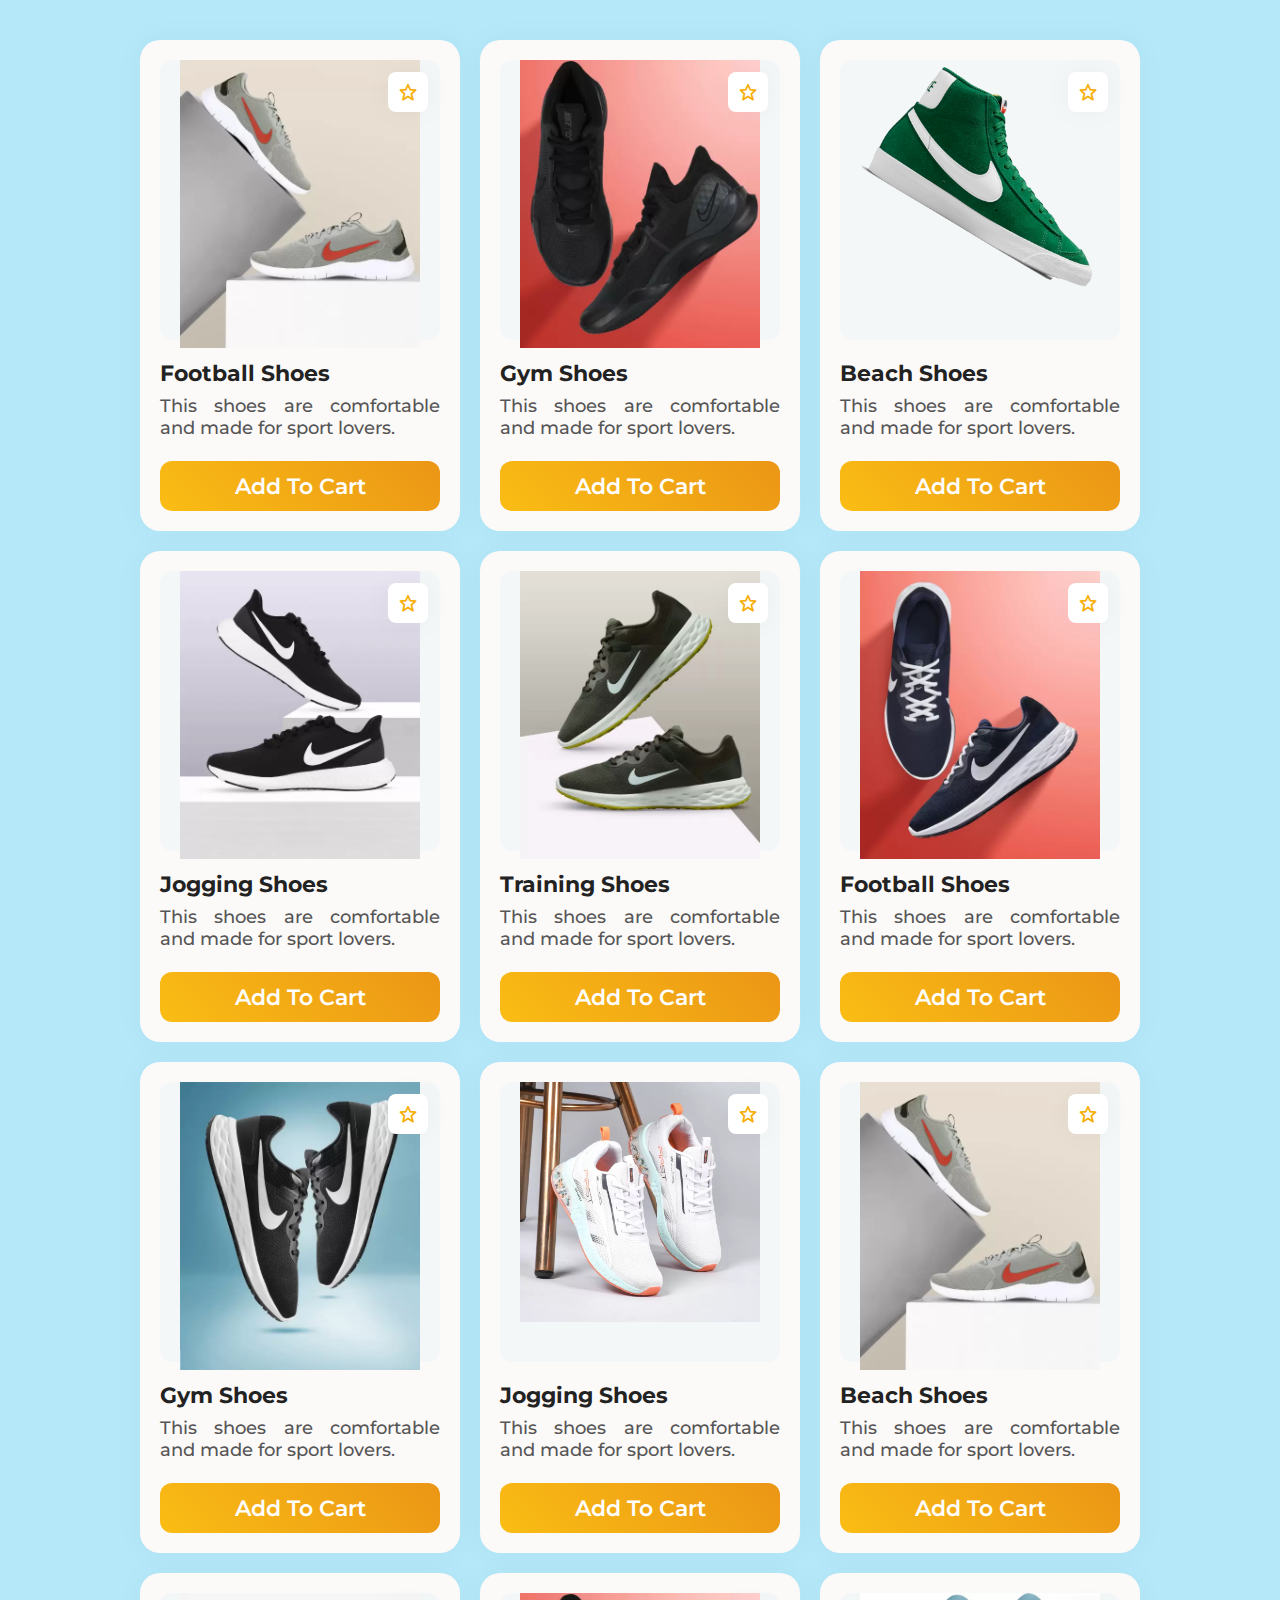
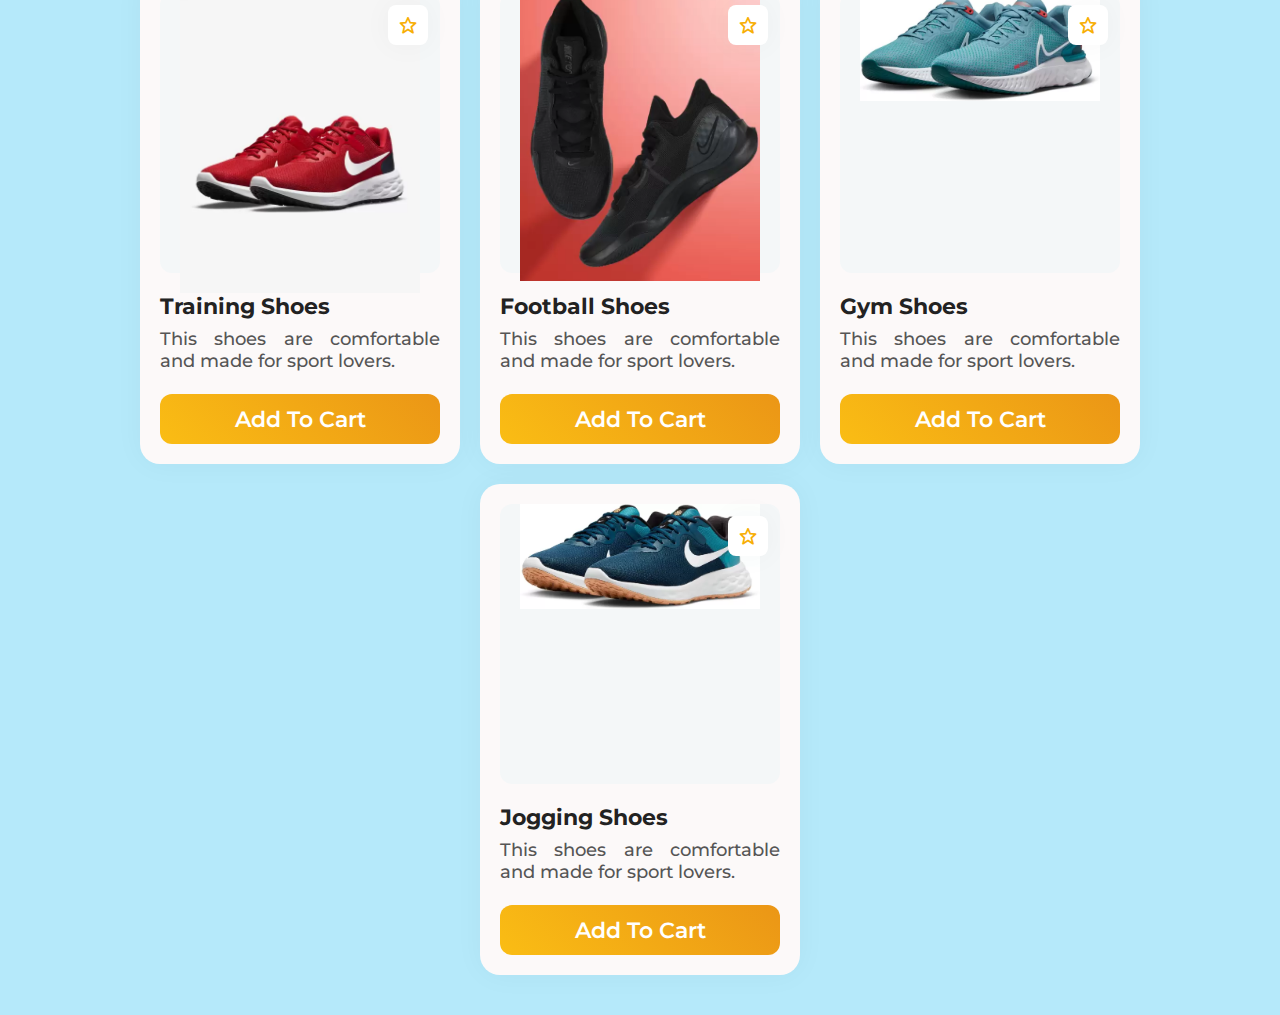
<file: product.html>
<!DOCTYPE html>
<html lang="en">

<head>
    <link rel="shortcut icon" type="image/jpg" href="./img/logo.png"/>

    <title>Shoes</title>
    <meta name="viewport" content="width=device-width, initial-scale=1.0">

    <!-- BoxIcons v2.1.2 -->
    <link href="https://unpkg.com/boxicons@2.1.2/css/boxicons.min.css" rel="stylesheet">

    <!-- Montserrat Font -->
    <link href="https://fonts.googleapis.com/css2?family=Montserrat:wght@300;400;500;600;700;800&display=swap" rel="stylesheet">

    <!-- CSS File -->
    <link rel="stylesheet" href="html.css">

</head>

<body>

    

    <div class="container">
     
        
        <div class="card">
            <div class="card-image">
                <img src="./img/b10.webp" alt="...">
                <i class="bx bx-star"></i>
            </div>
            <div class="card-content">
                <h3>Football Shoes</h3>
                <p>This shoes are comfortable and made for sport lovers.</p>
                <button class="add-to-cart">
                    Add To Cart
                </button>
            </div>
        </div>
    
        <div class="card">
            <div class="card-image">
                <img src="./img/b12.webp" alt="...">
                <i class="bx bx-star"></i>
            </div>
            <div class="card-content">
                <h3>Gym Shoes</h3>
                <p>This shoes are comfortable and made for sport lovers.</p>
                <button class="add-to-cart">
                    Add To Cart
                </button>
            </div>
        </div>
    
        
        <div class="card">
            <div class="card-image">
                <img src="./img/blazer2.png" alt="...">
                <i class="bx bx-star"></i>
            </div>
            <div class="card-content">
                <h3>Beach Shoes</h3>
                <p>This shoes are comfortable and made for sport lovers.</p>
                <button class="add-to-cart">
                    Add To Cart
                </button>
            </div>
        </div>

        <div class="card">
            <div class="card-image">
                <img src="./img/b4.webp" alt="...">
                <i class="bx bx-star"></i>
            </div>
            <div class="card-content">
                <h3>Jogging Shoes</h3>
                <p>This shoes are comfortable and made for sport lovers.</p>
                <button class="add-to-cart">
                    Add To Cart
                </button>
            </div>
        </div>

        <div class="card">
            <div class="card-image">
                <img src="./img/b6.webp" alt="...">
                <i class="bx bx-star"></i>
            </div>
            <div class="card-content">
                <h3>Training Shoes</h3>
                <p>This shoes are comfortable and made for sport lovers.</p>
                <button class="add-to-cart">
                    Add To Cart
                </button>
            </div>
        </div> 
        
        <div class="card">
            <div class="card-image">
                <img src="./img/b7.webp" alt="...">
                <i class="bx bx-star"></i>
            </div>
            <div class="card-content">
                <h3>Football Shoes</h3>
                <p>This shoes are comfortable and made for sport lovers.</p>
                <button class="add-to-cart">
                    Add To Cart
                </button>
            </div>
        </div>
    
        <div class="card">
            <div class="card-image">
                <img src="./img/b2.webp" alt="...">
                <i class="bx bx-star"></i>
            </div>
            <div class="card-content">
                <h3>Gym Shoes</h3>
                <p>This shoes are comfortable and made for sport lovers.</p>
                <button class="add-to-cart">
                    Add To Cart
                </button>
            </div>
        </div>
    
        <div class="card">
            <div class="card-image">
                <img src="./img/b9.webp" alt="...">
                <i class="bx bx-star"></i>
            </div>
            <div class="card-content">
                <h3>Jogging Shoes</h3>
                <p>This shoes are comfortable and made for sport lovers.</p>
                <button class="add-to-cart">
                    Add To Cart
                </button>
            </div>
        </div>

        <div class="card">
            <div class="card-image">
                <img src="./img/b10.webp" alt="...">
                <i class="bx bx-star"></i>
            </div>
            <div class="card-content">
                <h3>Beach Shoes</h3>
                <p>This shoes are comfortable and made for sport lovers.</p>
                <button class="add-to-cart">
                    Add To Cart
                </button>
            </div>
        </div>
        <div class="card">
            <div class="card-image">
                <img src="./img/b11.webp" alt="...">
                <i class="bx bx-star"></i>
            </div>
            <div class="card-content">
                <h3>Training Shoes</h3>
                <p>This shoes are comfortable and made for sport lovers.</p>
                <button class="add-to-cart">
                    Add To Cart
                </button>
            </div>
        </div> 
        
        <div class="card">
            <div class="card-image">
                <img src="./img/b12.webp" alt="...">
                <i class="bx bx-star"></i>
            </div>
            <div class="card-content">
                <h3>Football Shoes</h3>
                <p>This shoes are comfortable and made for sport lovers.</p>
                <button class="add-to-cart">
                    Add To Cart
                </button>
            </div>
        </div>
    
        <div class="card">
            <div class="card-image">
                <img src="./img/b13.jpg" alt="...">
                <i class="bx bx-star"></i>
            </div>
            <div class="card-content">
                <h3>Gym Shoes</h3>
                <p>This shoes are comfortable and made for sport lovers.</p>
                <button class="add-to-cart">
                    Add To Cart
                </button>
            </div>
        </div>
    
        <div class="card">
            <div class="card-image">
                <img src="./img/b1.webp" alt="...">
                <i class="bx bx-star"></i>
            </div>
            <div class="card-content">
                <h3>Jogging Shoes</h3>
                <p>This shoes are comfortable and made for sport lovers.</p>
                <button class="add-to-cart">
                    Add To Cart
                </button>
            </div>
        </div>

       
            
        
    </div>

</body>

</html>
</file>
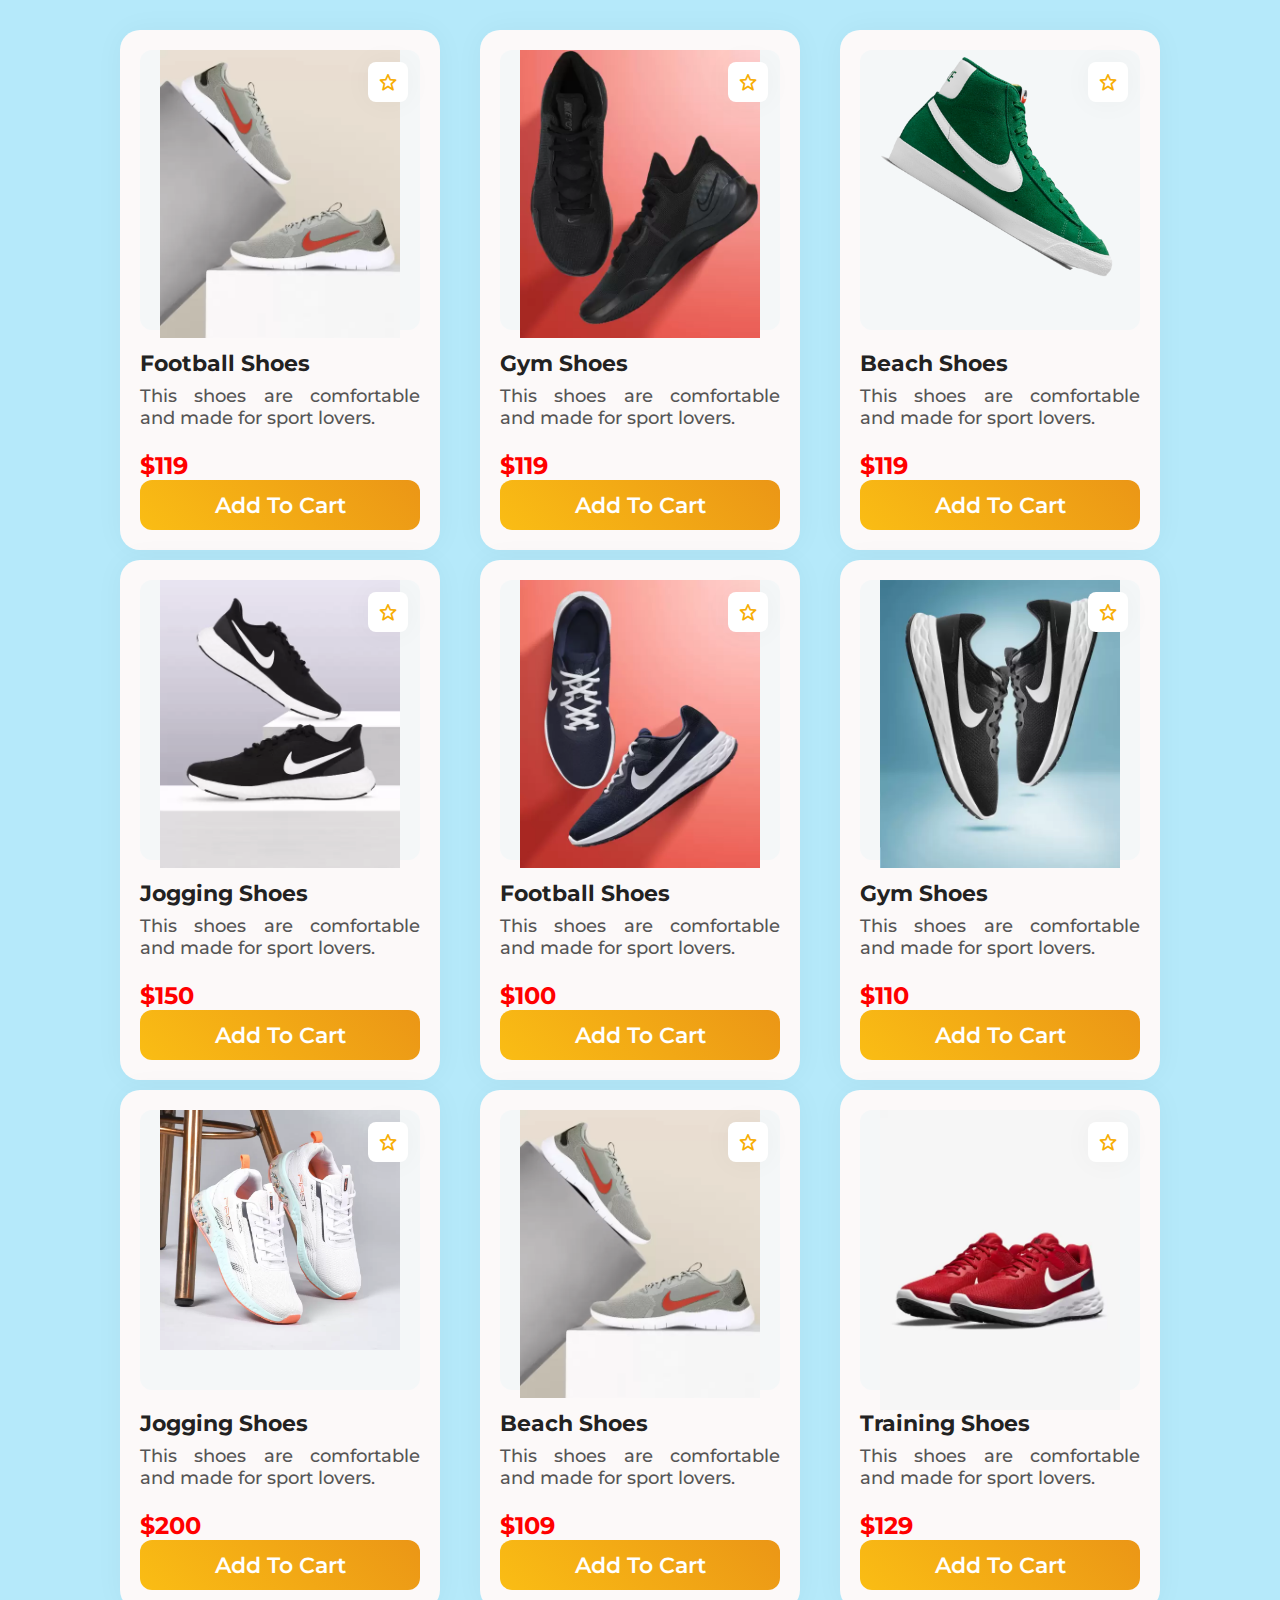
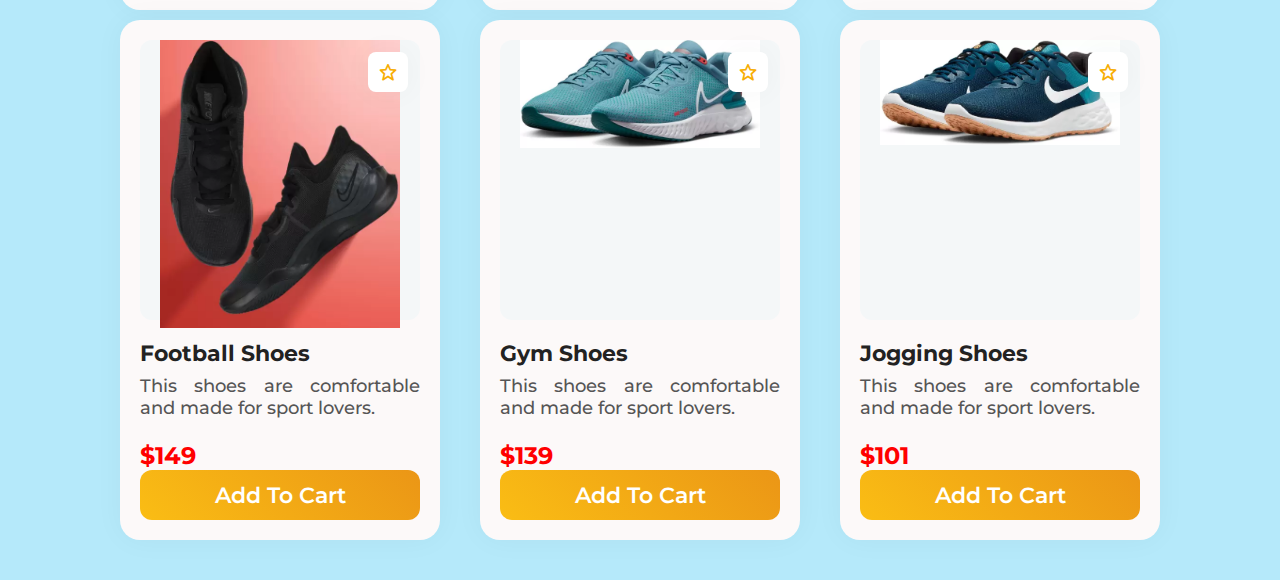
<file: shop.html>
<!DOCTYPE html>
<html lang="en">

<head>
    <link rel="shortcut icon" type="image/jpg" href="./img/logo.png"/>

    <title>Shoes</title>
    <meta name="viewport" content="width=device-width, initial-scale=1.0">

    <!-- BoxIcons v2.1.2 -->
    <link href="https://unpkg.com/boxicons@2.1.2/css/boxicons.min.css" rel="stylesheet">

    <!-- Montserrat Font -->
    <link href="https://fonts.googleapis.com/css2?family=Montserrat:wght@300;400;500;600;700;800&display=swap" rel="stylesheet">

    <!-- CSS File -->
    <link rel="stylesheet" href="shop.css">

</head>

<body>

    

    <div class="container">
     
        
         <div class="card">
            <div class="card-image">
                <img src="./img/b10.webp" alt="...">
             <i class="bx bx-star"></i>
            </div>
            <div class="card-content">
                
                <h3>Football Shoes</h3>
                <p>This shoes are comfortable and made for sport lovers.</p>
                <h2>$119</h2>
                <button class="add-to-cart">
                    Add To Cart
                </button>
            </div>
        </div> 
    
        <div class="card">
            <div class="card-image">
                <img src="./img/b12.webp" alt="...">
                <i class="bx bx-star"></i>
            </div>
            <div class="card-content">
                <h3>Gym Shoes</h3>
                <p>This shoes are comfortable and made for sport lovers.</p>
                <h2>$119</h2>
                <button class="add-to-cart">
                    Add To Cart
                </button>
            </div>
        </div>
    
        
        <div class="card">
            <div class="card-image">
                <img src="./img/blazer2.png" alt="...">
                <i class="bx bx-star"></i>
            </div>
            <div class="card-content">
                <h3>Beach Shoes</h3>
                <p>This shoes are comfortable and made for sport lovers.</p>
                <h2>$119</h2>
                <button class="add-to-cart">
                    Add To Cart
                </button>
            </div>
        </div>

        <div class="card">
            <div class="card-image">
                <img src="./img/b4.webp" alt="...">
                <i class="bx bx-star"></i>
            </div>
            <div class="card-content">
                <h3>Jogging Shoes</h3>
                <p>This shoes are comfortable and made for sport lovers.</p>
                <h2>$150</h2>
                <button class="add-to-cart">
                    Add To Cart
                </button>
            </div>
        </div>

        <!-- <div class="card">
            <div class="card-image">
                <img src="./img/b6.webp" alt="...">
                <i class="bx bx-star"></i>
            </div>
            <div class="card-content">
                <h3>Training Shoes</h3>
                <p>This shoes are comfortable and made for sport lovers.</p>
                <button class="add-to-cart">
                    Add To Cart
                </button>
            </div>
        </div>  -->
        
        <div class="card">
            <div class="card-image">
                <img src="./img/b7.webp" alt="...">
                <i class="bx bx-star"></i>
            </div>
            <div class="card-content">
                <h3>Football Shoes</h3>
                <p>This shoes are comfortable and made for sport lovers.</p>
                <h2>$100</h2>
                <button class="add-to-cart">
                    Add To Cart
                </button>
            </div>
        </div>
    
        <div class="card">
            <div class="card-image">
                <img src="./img/b2.webp" alt="...">
                <i class="bx bx-star"></i>
            </div>
            <div class="card-content">
                <h3>Gym Shoes</h3>
                <p>This shoes are comfortable and made for sport lovers.</p>
                <h2>$110</h2>
                <button class="add-to-cart">
                    Add To Cart
                </button>
            </div>
        </div>
    
        <div class="card">
            <div class="card-image">
                <img src="./img/b9.webp" alt="...">
                <i class="bx bx-star"></i>
            </div>
            <div class="card-content">
                <h3>Jogging Shoes</h3>
                <p>This shoes are comfortable and made for sport lovers.</p>
                <h2>$200</h2>
                <button class="add-to-cart">
                    Add To Cart
                </button>
            </div>
        </div>

        <div class="card">
            <div class="card-image">
                <img src="./img/b10.webp" alt="...">
                <i class="bx bx-star"></i>
            </div>
            <div class="card-content">
                <h3>Beach Shoes</h3>
                <p>This shoes are comfortable and made for sport lovers.</p>
                <h2>$109</h2>
                <button class="add-to-cart">
                    Add To Cart
                </button>
            </div>
        </div>
        <div class="card">
            <div class="card-image">
                <img src="./img/b11.webp" alt="...">
                <i class="bx bx-star"></i>
            </div>
            <div class="card-content">
                <h3>Training Shoes</h3>
                <p>This shoes are comfortable and made for sport lovers.</p>
                <h2>$129</h2>
                <button class="add-to-cart">
                    Add To Cart
                </button>
            </div>
        </div> 
        
        <div class="card">
            <div class="card-image">
                <img src="./img/b12.webp" alt="...">
                <i class="bx bx-star"></i>
            </div>
            <div class="card-content">
                <h3>Football Shoes</h3>
                <p>This shoes are comfortable and made for sport lovers.</p>
                <h2>$149</h2>
                <button class="add-to-cart">
                    Add To Cart
                </button>
            </div>
        </div>
    
        <div class="card">
            <div class="card-image">
                <img src="./img/b13.jpg" alt="...">
                <i class="bx bx-star"></i>
            </div>
            <div class="card-content">
                <h3>Gym Shoes</h3>
                <p>This shoes are comfortable and made for sport lovers.</p>
                <h2>$139</h2>
                <button class="add-to-cart">
                    Add To Cart
                </button>
            </div>
        </div>
    
        <div class="card">
            <div class="card-image">
                <img src="./img/b1.webp" alt="...">
                <i class="bx bx-star"></i>
            </div>
            <div class="card-content">
                <h3>Jogging Shoes</h3>
                <p>This shoes are comfortable and made for sport lovers.</p>
                <h2>$101</h2>
                <button class="add-to-cart">
                    Add To Cart
                </button>
            </div>
        </div>

       
            
        
    </div>

</body>

</html>
</file>
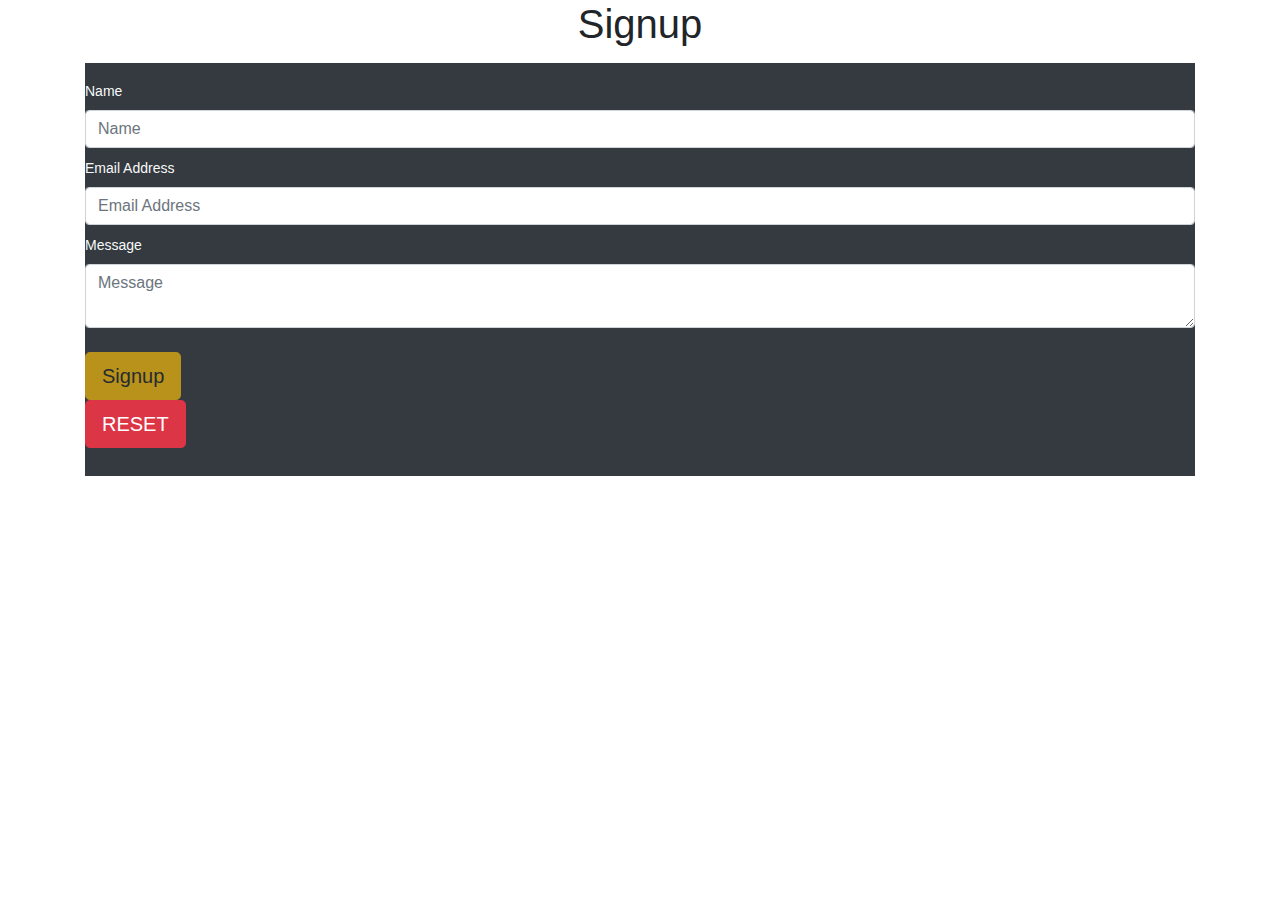
<file: Signup.html>
<!DOCTYPE html>
<html lang="en">
<head>
    <meta charset="UTF-8">
    <meta http-equiv="X-UA-Compatible" content="IE=edge">
    <meta name="viewport" content="width=device-width, initial-scale=1.0">
    <title>Signup</title>
    <link rel="stylesheet" href="https://cdn.jsdelivr.net/npm/bootstrap-icons@1.9.1/font/bootstrap-icons.css">
    <link href="https://cdn.jsdelivr.net/npm/bootstrap@5.2.0/dist/css/bootstrap.min.css" rel="stylesheet"
        integrity="sha384-gH2yIJqKdNHPEq0n4Mqa/HGKIhSkIHeL5AyhkYV8i59U5AR6csBvApHHNl/vI1Bx" crossorigin="anonymous">
    <script src="https://cdn.jsdelivr.net/npm/bootstrap@5.2.0/dist/js/bootstrap.bundle.min.js"
        integrity="sha384-A3rJD856KowSb7dwlZdYEkO39Gagi7vIsF0jrRAoQmDKKtQBHUuLZ9AsSv4jD4Xa"
        crossorigin="anonymous"></script>
    <script src="https://cdn.jsdelivr.net/npm/@popperjs/core@2.11.5/dist/umd/popper.min.js"
        integrity="sha384-Xe+8cL9oJa6tN/veChSP7q+mnSPaj5Bcu9mPX5F5xIGE0DVittaqT5lorf0EI7Vk"
        crossorigin="anonymous"></script>
    <script src="https://cdn.jsdelivr.net/npm/bootstrap@5.2.0/dist/js/bootstrap.min.js"
        integrity="sha384-ODmDIVzN+pFdexxHEHFBQH3/9/vQ9uori45z4JjnFsRydbmQbmL5t1tQ0culUzyK"
        crossorigin="anonymous"></script> 
      <link rel="stylesheet" href="style.css">
      
      
      <link rel="icon" type="image" href="./img/logo.png"> 

      <link rel="stylesheet" href="https://maxcdn.bootstrapcdn.com/bootstrap/4.1.0/css/bootstrap.min.css">
      <link rel="stylesheet" href="https://use.fontawesome.com/releases/v5.0.13/css/all.css">

</head>
<body>
    <section id="contact" class="contact section-padding">
        <div class="container">
          <div class="row">
            <div class="col-md-12">
              <div class="section-header text-center  " style="margin-bottom: -17px;">
                <h1>Signup</h1>
              </div>
            </div>
          </div>
        </div>

        
      
      <!-- Wrapper container -->
<div class="container py-4">

<!-- Bootstrap 5 starter form -->
<form  class="bg-dark" id="contactForm" data-sb-form-api-token="API_TOKEN">

<div class="row m-0">
  <div class="col-md-12 p-0 pt-3 pb-4 ">
    <div class="row">

   
    


<!-- Name input -->
<div class="col-md-12">
<div class="mb-2  ms-5 me-5">
  <label class="form-label text-light" for="name">Name</label>
  <input class="form-control" id="name" type="text" placeholder="Name" data-sb-validations="required" />
  <div class="invalid-feedback" data-sb-feedback="name:required">Name is required.</div>
</div>
</div>
</div>
<!-- Email address input -->
<div class="mb-2  ms-5 me-5">
  <label class="form-label text-light" for="emailAddress">Email Address</label>
  <input class="form-control" id="emailAddress" type="email" placeholder="Email Address" data-sb-validations="required, email" />
  <div class="invalid-feedback" data-sb-feedback="emailAddress:required">Email Address is required.</div>
  <div class="invalid-feedback" data-sb-feedback="emailAddress:email">Email Address Email is not valid.</div>
</div>

<!-- Message input -->
<div class="mb-2  ms-5 me-5">
  <label class="form-label text-light" for="message">Message</label>
  <textarea class="form-control" id="message" type="text" placeholder="Message" style="height: 4rem;" data-sb-validations="required"></textarea>
  <div class="invalid-feedback" data-sb-feedback="message:required">Message is required.</div>
</div>

<!-- Form submissions success message -->
<div class="d-none text-light" id="submitSuccessMessage">
  <div class="text-center mb-3"><h4>Signup submission successful!</h4></div>
</div>

<!-- Form submissions error message -->
<div class="d-none" id="submitErrorMessage">
  <div class="text-center text-danger mb-3">Error sending message!</div>
</div>

<!-- Form submit button -->
<div class="d-grid mb-1  ms-5 me-5 mt-4">
  <button class="btn btn-warning btn-lg disabled" id="submitButton" type="submit">Signup</button><br>
  <button class="btn btn-danger btn-lg  " id="resetButton"   type="reset">RESET</button>
</div>

</div>
</div>
</div>

</form>

</div>
</section>
<!-- SB Forms JS -->
<script src="https://cdn.startbootstrap.com/sb-forms-latest.js"></script>
</body>
</html>
</file>
<file: html.css>
* {
    margin: 0;
    padding: 0;
    border: none;
    outline: none;
    box-sizing: border-box;
    font-family: 'Montserrat', sans-serif;
}

body {
    height: 100vh;
    display: flex;
    align-items: center;
    justify-content: center;
    background: #b5e9fa;
}

.container {
    display: flex;
}

.card {
    
    width: min-content;
  
     padding: 20px;
    margin: 0 20px; 
    background: rgb(252, 249, 249);
    border-radius: 20px;
    box-shadow: 0 0 30px rgba(0, 0, 0, .04);
    transition: .4s ease;
}

.card:hover {
    transform: scale(1.05);
}

.card .card-image {
    position: relative;
    width: 280px;
    height: 280px;
    padding: 0 20px;
    text-align: center;
    background: #f4f7f8;
    border-radius: 12px;
}

.card .card-image img {
    width: 100%;
    transition: .4s ease;
}

.card:hover .card-image img {
    transform: scale(1.02)
               rotate(-3deg)
               translateX(-5px);
}

.card .card-image .bx-star {
    cursor: pointer;
    position: absolute;
    top: 12px;
    right: 12px;
    padding: 10px;
    font-size: 20px;
    color: #f7ae04;
    background: #fff;
    border-radius: 8px;
    box-shadow: 0 0 30px rgba(0, 0, 0, .04);
}

.card .card-content h3 {
    color: #222;
    font-size: 22px;
    margin-top: 20px;
}

.card .card-content p {
    color: #555;
    font-size: 18px;
    font-weight: 500;
    margin: 8px 0 22px;
    text-align: justify;
}

.card .card-content button {
    cursor: pointer;
    color: #fff;
    width: 100%;
    height: 50px;
    font-size: 22px;
    font-weight: 600;
    border-radius: 12px;
    background: linear-gradient(
        45deg, #fabd14, #eb9616
    );
}

@media (max-width: 1280px) {
    body {
        height: unset;
        padding: 30px 0;
    }

    .container {
        flex-wrap: wrap;
        justify-content: center;
    }

    .container .card {
        margin: 10px;
    }
}
</file>
<file: shop.css>
* {
    margin: 0;
    padding: 0;
    border: none;
    outline: none;
    box-sizing: border-box;
    font-family: 'Montserrat', sans-serif;
}

body {
    height: 100vh;
    display: flex;
    align-items: center;
    justify-content: center;
    background: #b5e9fa;
}

.container {
    display: flex;
}

.card {
    
    width: min-content;
  
     padding: 20px;
    margin: 0 20px; 
    background: rgb(252, 249, 249);
    border-radius: 20px;
    box-shadow: 0 0 30px rgba(0, 0, 0, .04);
    transition: .4s ease;
}

.card:hover {
    transform: scale(1.05);
}

.card .card-image {
    position: relative;
    width: 280px;
    height: 280px;
    padding: 0 20px;
    text-align: center;
    background: #f4f7f8;
    border-radius: 12px;
}

.card .card-image img {
    width: 100%;
    transition: .4s ease;
}

.card:hover .card-image img {
    transform: scale(1.02)
               rotate(-3deg)
               translateX(-5px);
}

.card .card-image .bx-star {
    cursor: pointer;
    position: absolute;
    top: 12px;
    right: 12px;
    padding: 10px;
    font-size: 20px;
    color: #f7ae04;
    background: #fff;
    border-radius: 8px;
    box-shadow: 0 0 30px rgba(0, 0, 0, .04);
}

.card .card-content h3 {
    color: #222;
    font-size: 22px;
    margin-top: 20px;
}

.card .card-content p {
    color: #555;
    font-size: 18px;
    font-weight: 500;
    margin: 8px 0 22px;
    text-align: justify;
}

.container h2{
    top: 0;
    bottom: 0;
    color: red;
    
    
}

.card .card-content button {
    cursor: pointer;
    color: #fff;
    width: 100%;
    height: 50px;
    font-size: 22px;
    font-weight: 600;
    border-radius: 12px;
    background: linear-gradient(
        45deg, #fabd14, #eb9616
    );
}


.container h2{
    color: red;
    
    
}

@media (max-width: 1280px) {
    body {
        height: unset;
        padding: 30px 0;
    }

    .container {
        flex-wrap: wrap;
        justify-content: center;
    }

     .container .card {
       margin-bottom: 10px;
    } 
}
</file>
<file: style.css>
html {
  scroll-behavior: smooth;
}

body {
  font-family: "Lato", sans-serif;
  padding: 0;
  margin: 0;
}

nav {
  background-color:black;
  color: white;
  padding: 20px 50px;
}


  /* nav .navBottom:hover{
   color: brown;
} */

.icons i:hover
{
	color: rgb(255, 145, 0);}
	.navBottom h3:hover{color: rgb(255, 102, 0);}
  .navItem:hover{color: orangered;}
  .navItem img:hover{background-color: orangered;}
  .nsButton:hover{color: white;background: orangered;}

.navTop {
  display: flex;
  align-items: center;
  justify-content: space-between;
}

.search {
  display: flex;
  align-items: center;
  background-color: gray;
  padding: 10px 20px;
  border-radius: 10px;
}

.searchInput {
  border: none;
  background-color: transparent;
}

.searchInput::placeholder {
  color: lightgray;
}

.limitedOffer {
  font-size: 20px;
  border-bottom: 2px solid green;
  cursor: pointer;
}

.navBottom {
  display: flex;
  align-items: center;
  justify-content: center;
}

.menuItem {
  margin-right: 50px;
  cursor: pointer;
  color: lightgray;
  font-weight: 400;
}

.slider {
  /* background: url("https://images.unsplash.com/photo-1604147495798-57beb5d6af73?ixlib=rb-1.2.1&ixid=MnwxMjA3fDB8MHxwaG90by1wYWdlfHx8fGVufDB8fHx8&auto=format&fit=crop&w=2370&q=80");
  clip-path: polygon(0 0, 100% 0, 100% 100%, 0 85%); */
  background :url("./img/bakc.avif") ;
  overflow: hidden;
}

.sliderWrapper {
  display: flex;
  width: 500vw;
  transition: all 1.5s ease-in-out;
}

.sliderItem {
  width: 100vw;
  display: flex;
  align-items: center;
  justify-content: center;
  position: relative;
}

.sliderBg {
  width: 750px;
  height: 750px;
  border-radius: 50%;
  position: absolute;
}

.sliderImg {
  z-index: 1;
}

.sliderTitle {
  position: absolute;
  top: 10%;
  right: 10%;
  font-size: 60px;
  font-weight: 900;
  text-align: center;
  color: white;
  z-index: 1;
}

.sliderPrice {
  position: absolute;
  top: 10%;
  left: 10%;
  font-size: 60px;
  font-weight: 300;
  text-align: center;
  color: white;
  border: 1px solid gray;
  z-index: 1;
}

.buyButton {
  position: absolute;
  top: 50%;
  right: 10%;
  font-size: 30px;
  font-weight: 900;
  color: white;
  border: 1px solid gray;
  background-color: black;
  z-index: 1;
  cursor: pointer;
}

.buyButton:hover {
  background-color: white;
  color: black;
}

.sliderItem:nth-child(1) .sliderBg {
  background-color: #369e62;
}
.sliderItem:nth-child(2) .sliderBg {
  background-color: rebeccapurple;
}
.sliderItem:nth-child(3) .sliderBg {
  background-color: teal;
}
.sliderItem:nth-child(4) .sliderBg {
  background-color: cornflowerblue;
}
.sliderItem:nth-child(5) .sliderBg {
  background-color: rgb(124, 115, 80);
}

.sliderItem:nth-child(1) .sliderPrice {
  color: #369e62;
}
.sliderItem:nth-child(2) .sliderPrice {
  color: white;
}
.sliderItem:nth-child(3) .sliderPrice {
  color: teal;
}
.sliderItem:nth-child(4) .sliderPrice {
  color: cornflowerblue;
}
.sliderItem:nth-child(5) .sliderPrice {
  color: cornsilk;
}


.icons i{
    cursor: pointer;
    margin-left: .5rem;
    height: 4.5rem;
    width: 4.5rem;
    line-height: 4.5rem;
    background: var(--light-color);
    text-align: center;
    font-size: 1.7rem;
    color: #fff;
  }
  header .icons i:hover
  {
    color: #fff;
    background: var(--light-color);
    transform: rotate(360deg);
  }



.features {
  display: flex;
  align-items: center;
  justify-content: space-between;
  padding: 50px;
}

.feature {
  display: flex;
  flex-direction: column;
  align-items: center;
  text-align: center;
}

.featureIcon {
  width: 50px;
  height: 50px;
}

.featureTitle {
  font-size: 20px;
  font-weight: 600;
  margin: 20px;
}

.featureDesc {
  color: gray;
  width: 50%;
  height: 100px;
}

.product {
  height: 100vh;
  background-color: whitesmoke;
  position: relative;
  clip-path: polygon(0 15%, 100% 0, 100% 100%, 0% 100%);
}

.payment {
  width: 500px;
  height: 500px;
  background-color: white;
  position: absolute;
  top: 0;
  bottom: 0;
  left: 0;
  right: 0;
  margin: auto;
  padding: 10px 50px;
  display: none;
  flex-direction: column;
  -webkit-box-shadow: 0px 0px 13px 2px rgba(0, 0, 0, 0.3);
  box-shadow: 0px 0px 13px 2px rgba(0, 0, 0, 0.3);
}

.payTitle {
  font-size: 20px;
  color: lightgray;
}

label {
  font-size: 14px;
  font-weight: 300;
}

.payInput {
  padding: 10px;
  margin: 10px 0px;
  border: none;
  border-bottom: 1px solid gray;
}

.payInput::placeholder {
  color: rgb(163, 163, 163);
}

.cardIcons {
  display: flex;
}

.cardIcon {
  margin-right: 10px;
}

.cardInfo {
  display: flex;
  justify-content: space-between;
}

.sm {
  width: 30%;
}

.payButton {
  position: absolute;
  height: 40px;
  bottom: -40;
  width: 100%;
  left: 0;
  -webkit-box-shadow: 0px 0px 13px 2px rgba(0, 0, 0, 0.3);
  box-shadow: 0px 0px 13px 2px rgba(0, 0, 0, 0.3);
  background-color: #369e62;
  color: white;
  border: none;
  cursor: pointer;
}

.close {
  width: 20px;
  height: 20px;
  position: absolute;
  background-color: gray;
  color: white;
  top: 10px;
  right: 10px;
  display: flex;
  align-items: center;
  justify-content: center;
  cursor: pointer;
  padding: 2px;
}

.productImg {
  width: 50%;
}

.productDetails {
  position: absolute;
  top: 10%;
  right: 0;
  width: 40%;
  padding: 50px;
}

.productTitle {
  font-size: 75px;
  font-weight: 900;
}

.productDesc {
  font-style: 24px;
  color: gray;
}

.colors,
.sizes {
  display: flex;
  margin-bottom: 20px;
}

.color {
  width: 32px;
  height: 32px;
  border-radius: 5px;
  background-color: black;
  margin-right: 10px;
  cursor: pointer;
}

.color:last-child {
  background-color: darkblue;
}

.size {
  padding: 5px 20px;
  border: 1px solid black;
  margin-right: 10px;
  cursor: pointer;
  font-size: 20px;
}

.productButton {
  float: right;
  padding: 10px 20px;
  background-color: black;
  color: white;
  font-weight: 600;
  cursor: pointer;
}

.productButton:hover {
  background-color: white;
  color: black;
}

.gallery {
  padding: 50px;
  display: flex;
}

.galleryItem {
  flex: 1;
  padding: 50px;
}

.galleryImg {
  width: 100%;
}

.newSeason {
  display: flex;
}

.nsItem {
  flex: 1;
  background-color: black;
  color: white;
  display: flex;
  flex-direction: column;
  align-items: center;
  justify-content: center;
  text-align: center;
}

.nsImg {
  width: 100%;
  height: 500px;
}

.nsTitle {
  font-size: 40px;
}

.nsButton {
  padding: 15px;
  font-weight: 600;
  cursor: pointer;
}

footer {
  display: flex;
}

.footerLeft {
  flex: 2;
  display: flex;
  justify-content: space-between;
  padding: 50px;
}

.fMenuTitle {
  font-size: 16px;
}

.fList {
  padding: 0;
  list-style: none;
}

.fListItem {
  margin-bottom: 10px;
  color: gray;
  cursor: pointer;
}

.footerRight {
  flex: 1;
  padding: 50px;
  display: flex;
  flex-direction: column;
  justify-content: space-between;
}

.fInput {
  padding: 5px;
}

.fButton {
  padding: 5px;
  background-color: black;
  color: white;
}

.fIcons{
  display: flex;
}

.fIcon{
  width: 20px;
  height: 20px;
  margin-right: 10px;
}

.copyright{
  font-weight: 300;
  font-size: 14px;
}

@media screen and (max-width:480px) {
  nav{
    padding: 20px;
  }

  .search{
    display: none;
  }

  .navBottom{
    flex-wrap: wrap;
  }

  .menuItem{
    margin: 20px;
    font-weight: 700;
    font-size: 20px;
  }

  .slider{
    clip-path: none;
  }

  .sliderImg{
    width: 90%;
  }

  .sliderBg{
    width: 100%;
    height: 100%;
  }

  .sliderTitle{
    display: none;
  }

  .sliderPrice{
    top: unset;
    bottom: -50;
    left: 0;
    background-color: lightgrey;
  }

  .buyButton{
    right: 0;
    top: 0;
  }

  .features{
    flex-direction: column;
  }

  .product{
    clip-path: none ;
    display: flex;
    flex-direction: column;
    align-items: center;
  }

  .productImg{
    width: 80%;
  }

  .productDetails{
    width: 100%;
    padding: 0;
    display: flex;
    flex-direction: column;
    align-items: center;
    text-align: center;
    position: relative;
    top: 0;
  }

  .productTitle{
    font-size: 50px;
    margin: 0;
  }

  .gallery{
    display: none;
  }

  .newSeason{
    flex-direction: column;
  }

  .nsItem:nth-child(2){
    padding: 50px;
  }

  footer{
    flex-direction: column;
    align-items: center;
  }

  .footerLeft{
    padding: 20px;
    width: 90%;
  }

  .footerRight{
    padding: 20px;
    width: 90%;
    align-items: center;
    background-color: whitesmoke;
  }

  .payment{
    width: 90%;
    padding: 20px;
  }
  .sliderPrice{
    bottom: 10px;
  }
}
</file>
